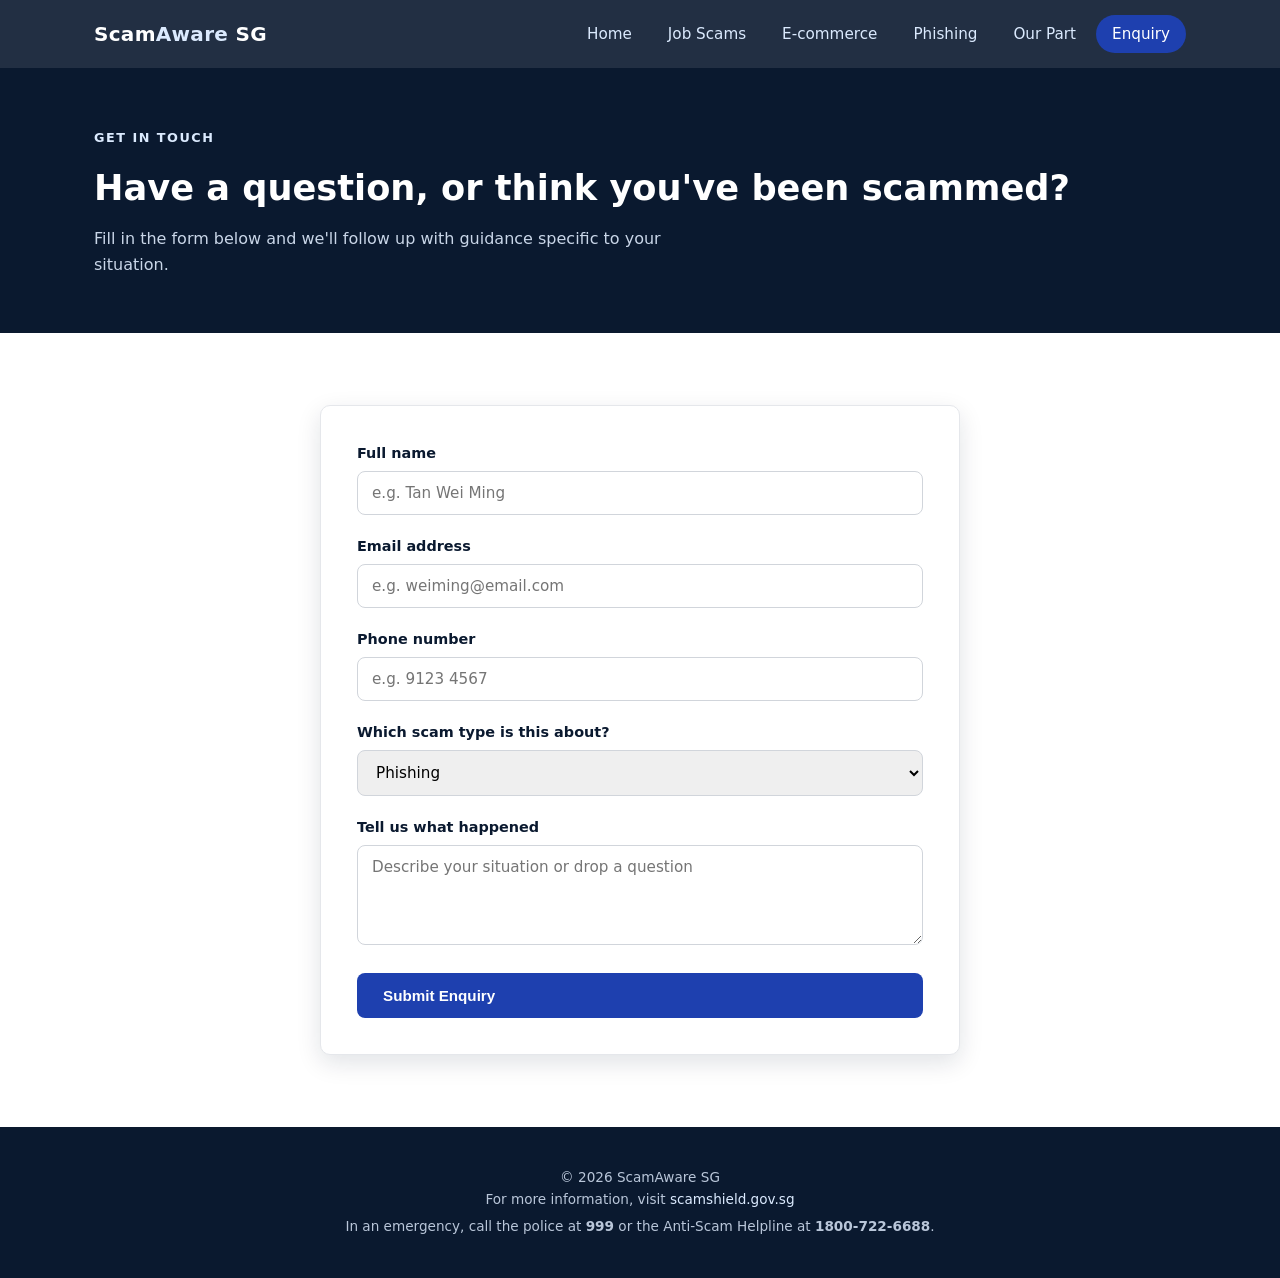
<file: enquiry.html>
<!DOCTYPE html>
<html lang="en">
<head>
<meta charset="UTF-8">
<meta name="viewport" content="width=device-width, initial-scale=1.0">
<title>Enquiry</title>
<link rel="stylesheet" href="style.css">
</head>
<body>

<nav class="navbar">
  <div class="container">
    <a href="index.html" class="brand">Scam<span>Aware</span> SG</a>
    <button class="nav-toggle" aria-label="Toggle menu">&#9776;</button>
    <ul class="nav-links">
      <li><a href="index.html">Home</a></li>
      <li><a href="job_scam.html">Job Scams</a></li>
      <li><a href="e_commerce.html">E-commerce</a></li>
      <li><a href="phishing.html">Phishing</a></li>
      <li><a href="our_part.html">Our Part</a></li>
      <li><a href="enquiry.html" class="active">Enquiry</a></li>
    </ul>
  </div>
</nav>

<header class="detail-hero">
  <div class="container">
    <span class="eyebrow">Get In Touch</span>
    <h1>Have a question, or think you've been scammed?</h1>
    <p>Fill in the form below and we'll follow up with guidance specific to your situation.</p>
  </div>
</header>

<section>
  <div class="container">
    <div class="form-wrap">
      <div class="form-status"></div>
      <form id="enquiry-form" novalidate>

        <div class="form-group" data-field="name">
          <label for="name">Full name</label>
          <input type="text" id="name" name="name" placeholder="e.g. Tan Wei Ming">
          <div class="error-msg">Please enter your name.</div>
        </div>

        <div class="form-group" data-field="email">
          <label for="email">Email address</label>
          <input type="email" id="email" name="email" placeholder="e.g. weiming@email.com">
          <div class="error-msg">Please enter a valid email address.</div>
        </div>

        <div class="form-group" data-field="phone">
          <label for="phone">Phone number</label>
          <input type="tel" id="phone" name="phone" placeholder="e.g. 9123 4567">
          <div class="error-msg">Please enter a valid phone number.</div>
        </div>

        <div class="form-group" data-field="scamType">
          <label for="scamType">Which scam type is this about?</label>
          <select id="scamType" name="scamType">
            <option value="phishing">Phishing</option>
            <option value="e-commerce">E-commerce</option>
            <option value="job">Job</option>
            <option value="other">Other / General Question</option>
          </select>
          <div class="error-msg">Please select a scam type.</div>
        </div>

        <div class="form-group" data-field="message">
          <label for="message">Tell us what happened</label>
          <textarea id="message" name="message" placeholder="Describe your situation or drop a question"></textarea>
          <div class="error-msg">Please tell us more.</div>
        </div>

        <button type="submit" class="btn btn-primary" style="width:100%;">Submit Enquiry</button>
      </form>
    </div>
  </div>
</section>

<footer>
  <div class="container">
    <p>&copy; 2026 ScamAware SG</p>
    <p>For more information, visit <a href="https://www.scamshield.gov.sg" target="_blank">scamshield.gov.sg</a></p>
    <p style="margin-top:6px;">In an emergency, call the police at <strong>999</strong> or the Anti-Scam Helpline at <strong>1800-722-6688</strong>.</p>
  </div>
</footer>
<script src="script.js"></script>
</body>
</html>
</file>
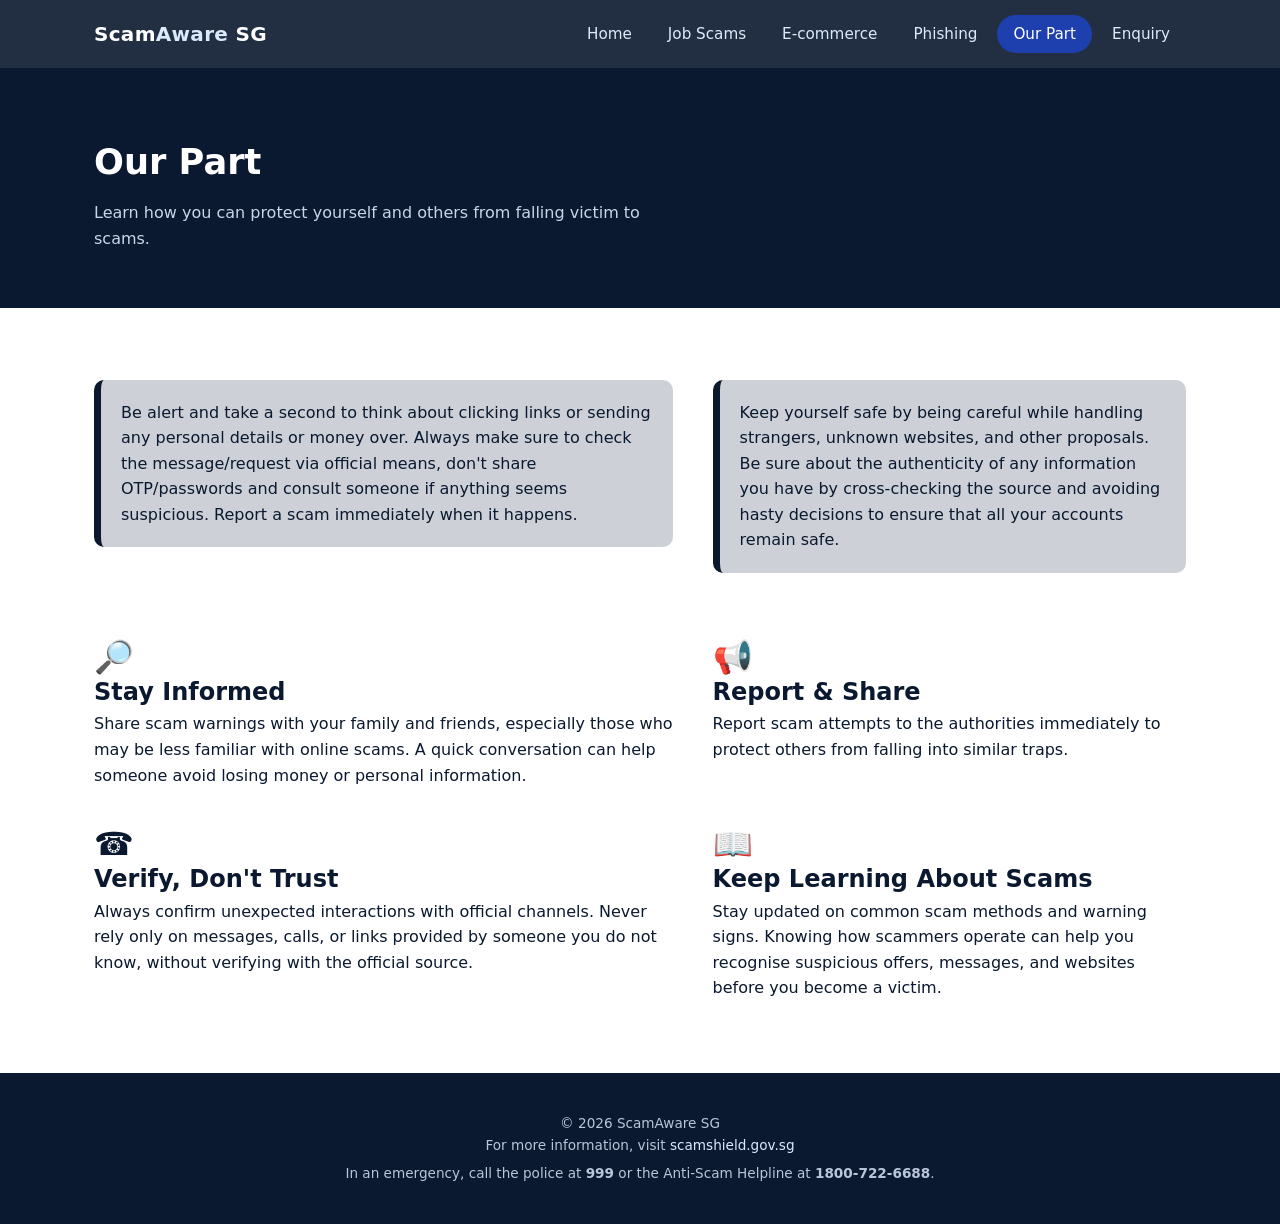
<file: our_part.html>
<!DOCTYPE html>
<html lang="en">
<head>
<meta charset="UTF-8">
<meta name="viewport" content="width=device-width, initial-scale=1.0">
<title>Our Part</title>
<link rel="stylesheet" href="style.css">
</head>
<body>

<nav class="navbar">
  <div class="container">
    <a href="index.html" class="brand">Scam<span>Aware</span> SG</a>
    <button class="nav-toggle" aria-label="Toggle menu">&#9776;</button>
    <ul class="nav-links">
      <li><a href="index.html">Home</a></li>
      <li><a href="job_scam.html">Job Scams</a></li>
      <li><a href="e_commerce.html">E-commerce</a></li>
      <li><a href="phishing.html">Phishing</a></li>
      <li><a href="our_part.html" class="active">Our Part</a></li>
      <li><a href="enquiry.html">Enquiry</a></li>
    </ul>
  </div>
</nav>

<header class="detail-hero">
  <div class="container">
    <h1>Our Part</h1>
    <p>Learn how you can protect yourself and others from falling victim to scams.</p>
  </div>
</header>

<section>
  <div class="container">
    <div class="detail-grid">
        <div class="story-box" style="border-left: 7px solid #0B192C; background: #11213e35;">
          <p>
            Be alert and take a second to think about clicking links or 
            sending any personal details or money over. Always make sure 
            to check the message/request via official means, don't share OTP/passwords 
            and consult someone if anything seems suspicious. Report a scam immediately when it happens.
            </p>
        </div>

        <div class="story-box" style="border-left: 7px solid #0B192C; background: #11213e35;">
        <p>
           Keep yourself safe by being careful while handling strangers, 
           unknown websites, and other proposals. Be sure about 
           the authenticity of any information you have by cross-checking 
           the source and avoiding hasty decisions to ensure that all your accounts remain safe.
        </p>
        </div>
          <div class="card">
          <div class="icon">🔎</div>
          <h2>Stay Informed</h2>
          <p>
            Share scam warnings with your family and friends, 
            especially those who may be less familiar with online scams.
            A quick conversation can help someone avoid losing money or personal information.
          </p>
        </div>
        <div class="card">
          <div class="icon">📢</div>
          <h2>Report & Share</h2>
          <p>Report scam attempts to the authorities immediately to protect others from falling into similar traps.</p>
        </div>
        <div class="card">
          <div class="icon">☎️</div>
          <h2>Verify, Don't Trust</h2>
          <p>
            Always confirm unexpected interactions with official channels. 
            Never rely only on messages, calls, or links provided by someone you do not know, 
            without verifying with the official source.
          </p>
        </div>
        <div class="card">
          <div class="icon">📖</div>
          <h2>Keep Learning About Scams</h2>
          <p>
            Stay updated on common scam methods and warning signs.
            Knowing how scammers operate can help you recognise suspicious offers, 
            messages, and websites before you become a victim.
          </p>
        </div>
    </div>
  </div>
</section>

<footer>
  <div class="container">
    <p>&copy; 2026 ScamAware SG</p>
    <p>For more information, visit <a href="https://www.scamshield.gov.sg" target="_blank">scamshield.gov.sg</a></p>
    <p style="margin-top:6px;">In an emergency, call the police at <strong>999</strong> or the Anti-Scam Helpline at <strong>1800-722-6688</strong>.</p>
  </div>
</footer>

<script src="script.js"></script>
</body>
</html>
</file>
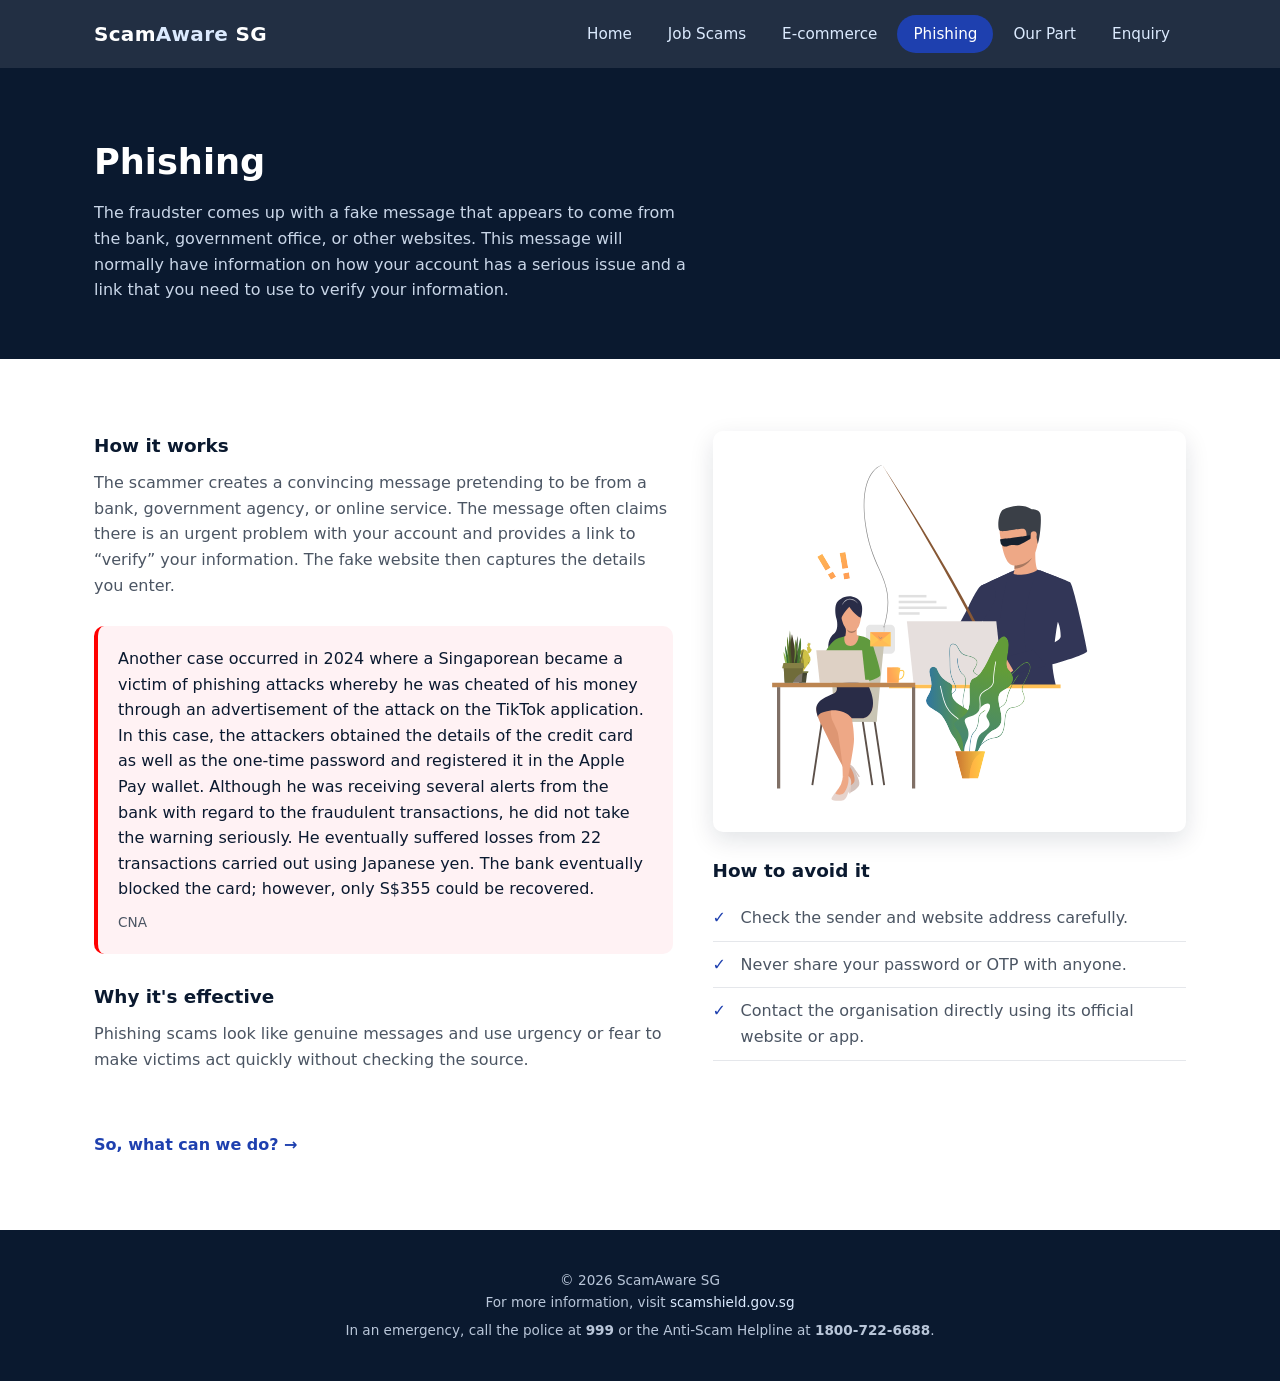
<file: phishing.html>
<!DOCTYPE html>
<html lang="en">
<head>
<meta charset="UTF-8">
<meta name="viewport" content="width=device-width, initial-scale=1.0">
<title>Phishing</title>
<link rel="stylesheet" href="style.css">
</head>
<body>

<nav class="navbar">
  <div class="container">
    <a href="index.html" class="brand">Scam<span>Aware</span> SG</a>
    <button class="nav-toggle" aria-label="Toggle menu">&#9776;</button>
    <ul class="nav-links">
      <li><a href="index.html">Home</a></li>
      <li><a href="job_scam.html">Job Scams</a></li>
      <li><a href="e_commerce.html">E-commerce</a></li>
      <li><a href="phishing.html" class="active">Phishing</a></li>
      <li><a href="our_part.html">Our Part</a></li>
      <li><a href="enquiry.html">Enquiry</a></li>
    </ul>
  </div>
</nav>

<header class="detail-hero">
  <div class="container">
    <h1>Phishing</h1>
    <p>
      The fraudster comes up with a fake message that appears to come from the bank, 
      government office, or other websites. This message will normally 
      have information on how your account has a serious issue and a link that you need to 
      use to verify your information.
    </p>
  </div>
</header>

<section>
  <div class="container">
    <div class="detail-grid">
      <div>
        <div class="info-block">
          <h3>How it works</h3>
          <p>
            The scammer creates a convincing message pretending to be from a bank, 
            government agency, or online service. The message often claims 
            there is an urgent problem with your account and provides a link to “verify” your information.
            The fake website then captures the details you enter.
          </p>
        </div>

        <div class="story-box">
          <p>
            Another case occurred in 2024 where a Singaporean became 
            a victim of phishing attacks whereby he was cheated of his 
            money through an advertisement of the attack on the TikTok application. 
            In this case, the attackers obtained the details of the credit card as well 
            as the one-time password and registered it in the Apple Pay wallet. 
            Although he was receiving several alerts from the bank with regard 
            to the fraudulent transactions, he did not take the warning seriously. 
            He eventually suffered losses from 22 transactions carried out using Japanese yen. 
            The bank eventually blocked the card; however, only S$355 could be recovered.
          </p>
          <div class="attribution">CNA</div>
        </div>

        <div class="info-block">
          <h3>Why it's effective</h3>
          <p>
            Phishing scams look like genuine messages and use urgency or fear to make victims act quickly without checking the source.
          </p>
        </div>
      </div>

      <div>
        <img src="email_phishing.svg" alt="Phishing illustration">
        <div class="info-block" style="margin-top:24px;">
          <h3>How to avoid it</h3>
          <ul class="tip-list">
            <li>Check the sender and website address carefully.</li>
            <li>Never share your password or OTP with anyone.</li>
            <li>Contact the organisation directly using its official website or app.</li>
          </ul>
        </div>
      </div>
    </div>

    <a href="our_part.html" class="next-link">So, what can we do? &rarr;</a>
  </div>
</section>

<footer>
  <div class="container">
    <p>&copy; 2026 ScamAware SG</p>
    <p>For more information, visit <a href="https://www.scamshield.gov.sg" target="_blank">scamshield.gov.sg</a></p>
    <p style="margin-top:6px;">In an emergency, call the police at <strong>999</strong> or the Anti-Scam Helpline at <strong>1800-722-6688</strong>.</p>
  </div>
</footer>

<script src="script.js"></script>
</body>
</html>
</file>
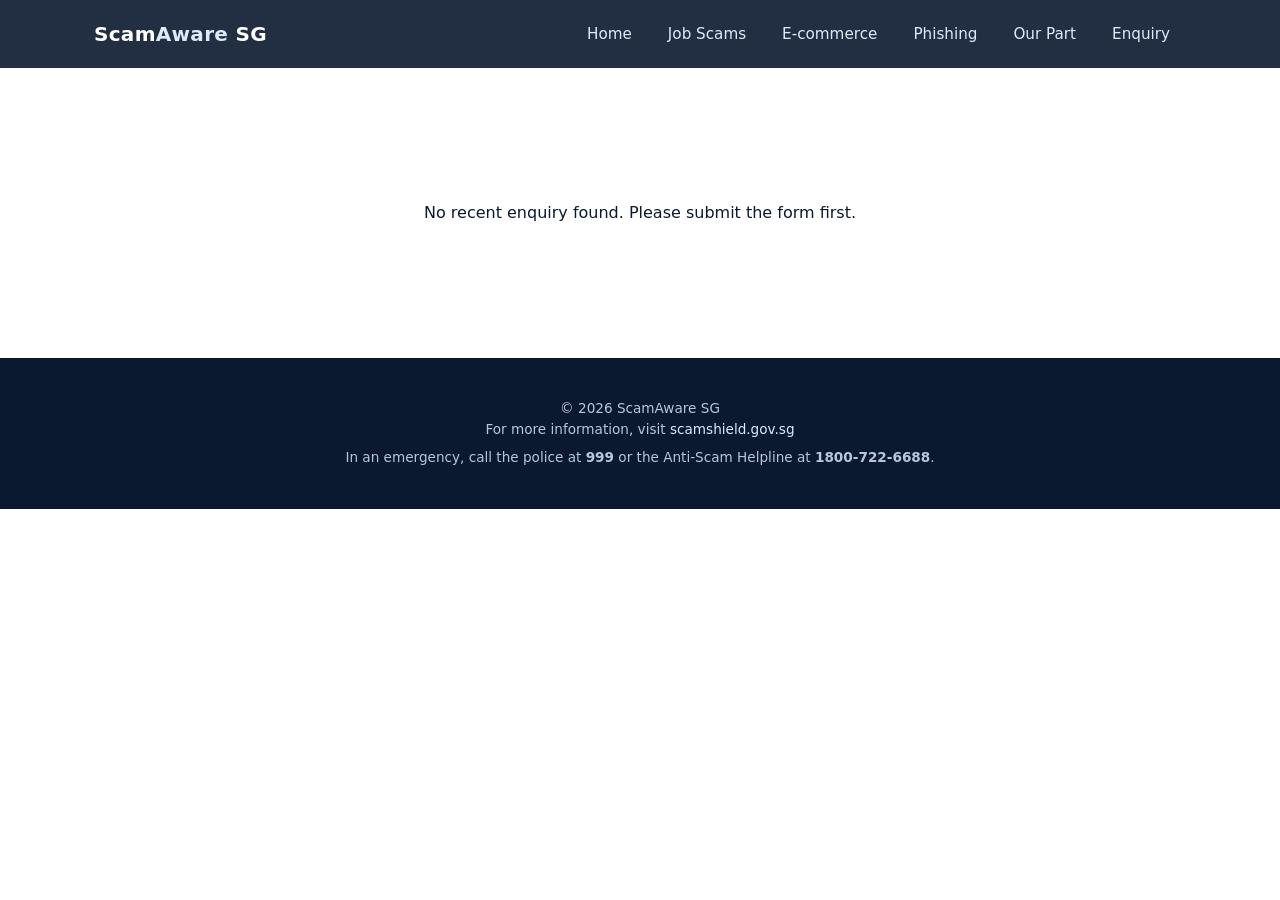
<file: success.html>
<!DOCTYPE html>
<html lang="en">
<head>
<meta charset="UTF-8">
<meta name="viewport" content="width=device-width, initial-scale=1.0">
<title>Enquiry Received</title>
<link rel="stylesheet" href="style.css">
</head>
<body>

<nav class="navbar">
  <div class="container">
    <a href="index.html" class="brand">Scam<span>Aware</span> SG</a>
    <button class="nav-toggle" aria-label="Toggle menu">&#9776;</button>
    <ul class="nav-links">
      <li><a href="index.html">Home</a></li>
      <li><a href="job_scam.html">Job Scams</a></li>
      <li><a href="e_commerce.html">E-commerce</a></li>
      <li><a href="phishing.html">Phishing</a></li>
      <li><a href="our_part.html">Our Part</a></li>
      <li><a href="enquiry.html">Enquiry</a></li>
    </ul>
  </div>
</nav>

<section>
  <div class="container">
    <div class="success-wrap" id="success-content">
      <div class="success-icon">&#10003;</div>
      <h1 style="color:var(--navy); margin-bottom:10px;">Thank You</h1>
      <p style="color:var(--gray-text);">Your enquiry has been received. We will get back to you soon.</p>

      <table class="summary-table">
        <tr><td>Name</td><td id="success-name"></td></tr>
        <tr><td>Scam type</td><td id="success-scamtype"></td></tr>
        <tr><td>Email</td><td id="success-email"></td></tr>
        <tr><td>Phone</td><td id="success-phone"></td></tr>
      </table>

      <div class="success-message-box">
        <p id="success-message-text"></p>
      </div>

      <a href="final.html" class="btn btn-primary" style="margin-top:28px;">Back to Home</a>
    </div>
  </div>
</section>

<footer>
  <div class="container">
    <p>&copy; 2026 ScamAware SG</p>
    <p>For more information, visit <a href="https://www.scamshield.gov.sg" target="_blank">scamshield.gov.sg</a></p>
    <p style="margin-top:6px;">In an emergency, call the police at <strong>999</strong> or the Anti-Scam Helpline at <strong>1800-722-6688</strong>.</p>
  </div>
</footer>

<script src="script.js"></script>
</body>
</html>
</file>
<file: style.css>
* { margin: 0; padding: 0; box-sizing: border-box; }
.scam-box {
    width: 100%;
    max-width: 400px;
    padding: 24px;
    border: 1px solid rgba(255, 255, 255, 0.3);
    border-radius: 16px;
    background: rgba(255, 255, 255, 0.08);
    margin-top: 20px;
    margin-bottom: 20px;
}

.stats-section {
    display: flex;
    gap: 25px;
    padding: 30px 35px;
    background: #0a192f;
    border-radius: 0;
}

.stat-box {
    flex: 1;
    background: white;
    padding: 25px 30px;

    border-left: 5px solid #25b4d4;
    border-radius: 18px;

    box-shadow: 0 8px 20px rgba(0, 0, 0, 0.04);
}

.stat-box h2 {
    margin: 0 0 12px;
    font-size: 38px;
    color: #0a192f;
    font-weight: 700;
}

.stat-box p {
    margin: 0;
    font-size: 18px;
    line-height: 1.4;
    color: #64748b;
}    

:root {
  --navy: #0A192F;
  --blue: #1E40AF;
  --light-blue: #DBEAFE;
  --white: #FFFFFF;
  --gray-text: #4B5563;
  --radius: 10px;
  --shadow: 0 8px 24px rgba(10, 25, 47, 0.12);
}

html { scroll-behavior: smooth; }

body {
  font-family: 'Segoe UI', system-ui, -apple-system, sans-serif;
  background: var(--white);
  color: var(--navy);
  line-height: 1.6;
}

a { text-decoration: none; color: inherit; }
ul { list-style: none; }
img { max-width: 100%; display: block; }

.container {
  max-width: 1140px;
  margin: 0 auto;
  padding: 0 24px;
}

.navbar {
  position: sticky;
  top: 0;
  z-index: 100;
  background: rgba(10, 25, 47, 0.9);
  backdrop-filter: blur(10px);
  -webkit-backdrop-filter: blur(10px);
}

.navbar .container {
  display: flex;
  align-items: center;
  justify-content: space-between;
  height: 68px;
}

.brand {
  color: var(--white);
  font-size: 1.25rem;
  font-weight: 700;
  letter-spacing: 0.3px;
}

.brand span { color: var(--light-blue); }

.nav-links {
  display: flex;
  gap: 4px;
}

.nav-links a {
  color: var(--light-blue);
  padding: 10px 16px;
  border-radius: 999px;
  font-size: 0.95rem;
  font-weight: 500;
  transition: background 0.2s ease, color 0.2s ease;
}

.nav-links a:hover,
.nav-links a.active {
  background: var(--blue);
  color: var(--white);
}

.nav-toggle {
  display: none;
  background: none;
  border: none;
  color: var(--white);
  font-size: 1.6rem;
  cursor: pointer;
}

@media (max-width: 800px) {
  .nav-toggle { display: block; }
  .nav-links {
    position: absolute;
    top: 68px;
    left: 0;
    right: 0;
    background: var(--navy);
    flex-direction: column;
    padding: 12px;
    gap: 6px;
    display: none;
  }
  .nav-links.open { display: flex; }
}

.carousel {
  position: relative;
  height: 560px;
  overflow: hidden;
  background: var(--navy);
}

.slide {
  position: absolute;
  inset: 0;
  opacity: 0;
  transition: opacity 0.8s ease-in-out;
  display: flex;
  align-items: center;
}

.slide.active { opacity: 1; }

.slide::before {
  content: "";
  position: absolute;
  inset: 0;
  background: rgba(10, 25, 47, 0.62);
  z-index: 1;
}

.slide img {
  position: absolute;
  inset: 0;
  width: 100%;
  height: 100%;
  object-fit: cover;
  z-index: 0;
}

.slide-content {
  position: relative;
  z-index: 2;
  color: var(--white);
  max-width: 780px;
  padding: 0 48px;
  margin: 0;
  width: 100%;
}

.slide-content .eyebrow {
  display: flex;
  align-items: center;
  gap: 14px;
  color: #C9D6E8;
  font-weight: 600;
  font-size: 0.78rem;
  text-transform: uppercase;
  letter-spacing: 2.5px;
  margin-bottom: 22px;
}

.slide-content .eyebrow::before {
  content: "";
  display: block;
  width: 34px;
  height: 2px;
  background: var(--light-blue);
  flex-shrink: 0;
}

.slide-content h1 {
  font-size: 3.4rem;
  font-weight: 800;
  margin-bottom: 20px;
  line-height: 1.08;
  letter-spacing: -0.5px;
}

.slide-content p {
  color: #C9D6E8;
  margin-bottom: 28px;
  font-size: 1.1rem;
  max-width: 560px;
}

.carousel-footer {
  position: absolute;
  bottom: 0;
  left: 0;
  right: 0;
  z-index: 3;
  display: flex;
  align-items: center;
  gap: 16px;
  padding: 0 48px 28px;
}

.carousel-footer .index-num {
  color: var(--white);
  font-weight: 700;
  font-size: 0.9rem;
  font-variant-numeric: tabular-nums;
  min-width: 22px;
}

.carousel-footer .index-num.next { color: #8494AB; }

.carousel-timeline {
  flex: 1;
  height: 2px;
  background: rgba(255,255,255,0.2);
}

.carousel-dots {
  display: flex;
  gap: 8px;
  margin-left: 8px;
}

.carousel-dots button {
  width: 8px;
  height: 8px;
  border-radius: 50%;
  border: none;
  background: rgba(255,255,255,0.35);
  cursor: pointer;
  padding: 0;
  transition: background 0.2s ease, width 0.2s ease;
}

.carousel-dots button.active { background: var(--light-blue); width: 20px; border-radius: 4px; }

@media (max-width: 800px) {
  .carousel { height: 520px; }
  .slide-content { padding: 0 24px; }
  .slide-content h1 { font-size: 2.2rem; }
  .carousel-footer { padding: 0 24px 22px; flex-wrap: wrap; }
}


.btn {
  display: inline-flex;
  align-items: center;
  gap: 10px;
  padding: 14px 26px;
  border-radius: 8px;
  font-weight: 700;
  font-size: 0.95rem;
  cursor: pointer;
  border: none;
  transition: transform 0.15s ease, box-shadow 0.15s ease;
}

.btn-primary { background: var(--blue); color: var(--white); }
.btn-primary:hover { transform: translateY(-2px); box-shadow: var(--shadow); }

section { padding: 72px 0; }
.section-light { background: var(--light-blue); }

.section-heading {
  text-align: center;
  max-width: 640px;
  margin: 0 auto 44px;
}

.section-heading .eyebrow {
  color: var(--blue);
  font-weight: 700;
  font-size: 0.8rem;
  text-transform: uppercase;
  letter-spacing: 1.5px;
}

.section-heading h2 {
  font-size: 2rem;
  margin: 8px 0 12px;
  color: var(--navy);
}

.section-heading p { color: var(--gray-text); }


.card-grid {
  display: grid;
  grid-template-columns: repeat(3, 1fr);
  gap: 28px;
}

@media (max-width: 800px) {
  .card-grid { grid-template-columns: 1fr; }
}

.scam-card {
  background: var(--white);
  border-radius: var(--radius);
  overflow: hidden;
  box-shadow: var(--shadow);
  border: 1px solid #E5E7EB;
  transition: transform 0.2s ease;
  display: flex;
  flex-direction: column;
}

.card .icon {
  font-size: 32px;
  line-height: 1;
}

.scam-card:hover { transform: translateY(-6px); }

.scam-card img { height: 170px; object-fit: cover; }

.scam-card-body { padding: 22px; display: flex; flex-direction: column; flex: 1; }

.scam-card-body .tag {
  color: var(--blue);
  font-size: 0.75rem;
  font-weight: 700;
  text-transform: uppercase;
  letter-spacing: 1px;
  margin-bottom: 8px;
}

.scam-card-body h3 { font-size: 1.2rem; margin-bottom: 10px; color: var(--navy); }
.scam-card-body p { color: var(--gray-text); font-size: 0.92rem; margin-bottom: 18px; flex: 1; }
.scam-card-body .link { color: var(--blue); font-weight: 600; font-size: 0.9rem; }

@media (max-width: 800px) { .stats-grid { grid-template-columns: 1fr; } }

.detail-hero {
  background: var(--navy);
  color: var(--white);
  padding: 56px 0;
}

.detail-hero .eyebrow {
  color: var(--light-blue);
  font-weight: 700;
  text-transform: uppercase;
  font-size: 0.8rem;
  letter-spacing: 1.5px;
}

.detail-hero h1 { font-size: 2.2rem; margin: 10px 0; }
.detail-hero p { color: #C9D6E8; max-width: 600px; }

.detail-grid {
  display: grid;
  grid-template-columns: 1.1fr 0.9fr;
  gap: 40px;
  align-items: start;
}

@media (max-width: 800px) { .detail-grid { grid-template-columns: 1fr; } }

.detail-grid img { border-radius: var(--radius); box-shadow: var(--shadow); }

.info-block { margin-bottom: 28px; }
.info-block h3 { color: var(--navy); font-size: 1.15rem; margin-bottom: 10px; }
.info-block p { color: var(--gray-text); }

.story-box {
  background: #fff2f4;
  border-left: 4px solid #FF0000;
  border-radius: var(--radius);
  padding: 20px;
  margin-bottom: 28px;
}

.story-box p { color: var(--navy);}
.story-box .attribution { margin-top: 10px; font-style: normal; font-size: 0.85rem; color: var(--gray-text); }

.tip-list li {
  padding: 10px 0 10px 28px;
  position: relative;
  color: var(--gray-text);
  border-bottom: 1px solid #E5E7EB;
}

.tip-list li::before {
  content: "✓";
  position: absolute;
  left: 0;
  color: var(--blue);
  font-weight: 700;
}

.next-link {
  display: inline-flex;
  align-items: center;
  gap: 6px;
  margin-top: 32px;
  color: var(--blue);
  font-weight: 600;
}

.form-wrap {
  max-width: 640px;
  margin: 0 auto;
  background: var(--white);
  border: 1px solid #E5E7EB;
  border-radius: var(--radius);
  box-shadow: var(--shadow);
  padding: 36px;
}

.form-group { margin-bottom: 20px; }

.form-group label {
  display: block;
  font-weight: 600;
  font-size: 0.9rem;
  color: var(--navy);
  margin-bottom: 6px;
}

.form-group input,
.form-group select,
.form-group textarea {
  width: 100%;
  padding: 12px 14px;
  border: 1.5px solid #D1D5DB;
  border-radius: 8px;
  font-size: 0.95rem;
  font-family: inherit;
  transition: border-color 0.15s ease;
}

.form-group input:focus,
.form-group select:focus,
.form-group textarea:focus {
  outline: none;
  border-color: var(--blue);
}

.form-group textarea { resize: vertical; min-height: 100px; }

.error-msg {
  color: #DC2626;
  font-size: 0.82rem;
  margin-top: 5px;
  display: none;
}

.form-group.invalid input,
.form-group.invalid select,
.form-group.invalid textarea { border-color: #DC2626; }

.form-group.invalid .error-msg { display: block; }

.form-status {
  margin-bottom: 20px;
  padding: 12px 16px;
  border-radius: 8px;
  background: #FEE2E2;
  color: #B91C1C;
  font-size: 0.9rem;
  display: none;
}

.form-status.show { display: block; }

.success-wrap {
  max-width: 640px;
  margin: 0 auto;
  text-align: center;
  padding: 60px 0;
}

.success-icon {
  width: 84px;
  height: 84px;
  border-radius: 50%;
  background: var(--light-blue);
  color: var(--blue);
  font-size: 2.4rem;
  display: flex;
  align-items: center;
  justify-content: center;
  margin: 0 auto 24px;
}

.success-message-box {
  background: var(--light-blue);
  border-radius: var(--radius);
  padding: 24px;
  margin: 28px 0;
  text-align: left;
}

.success-message-box p { color: var(--navy); }

.summary-table {
  width: 100%;
  margin-top: 20px;
  border-collapse: collapse;
  text-align: left;
}

.summary-table td {
  padding: 10px 0;
  border-bottom: 1px solid #E5E7EB;
  color: var(--gray-text);
  font-size: 0.92rem;
}

.summary-table td:first-child { font-weight: 600; color: var(--navy); width: 40%; }

footer {
  background: var(--navy);
  color: #B9C6D9;
  padding: 40px 0;
  text-align: center;
  font-size: 0.85rem;
}

footer a { color: var(--light-blue); }
</file>
